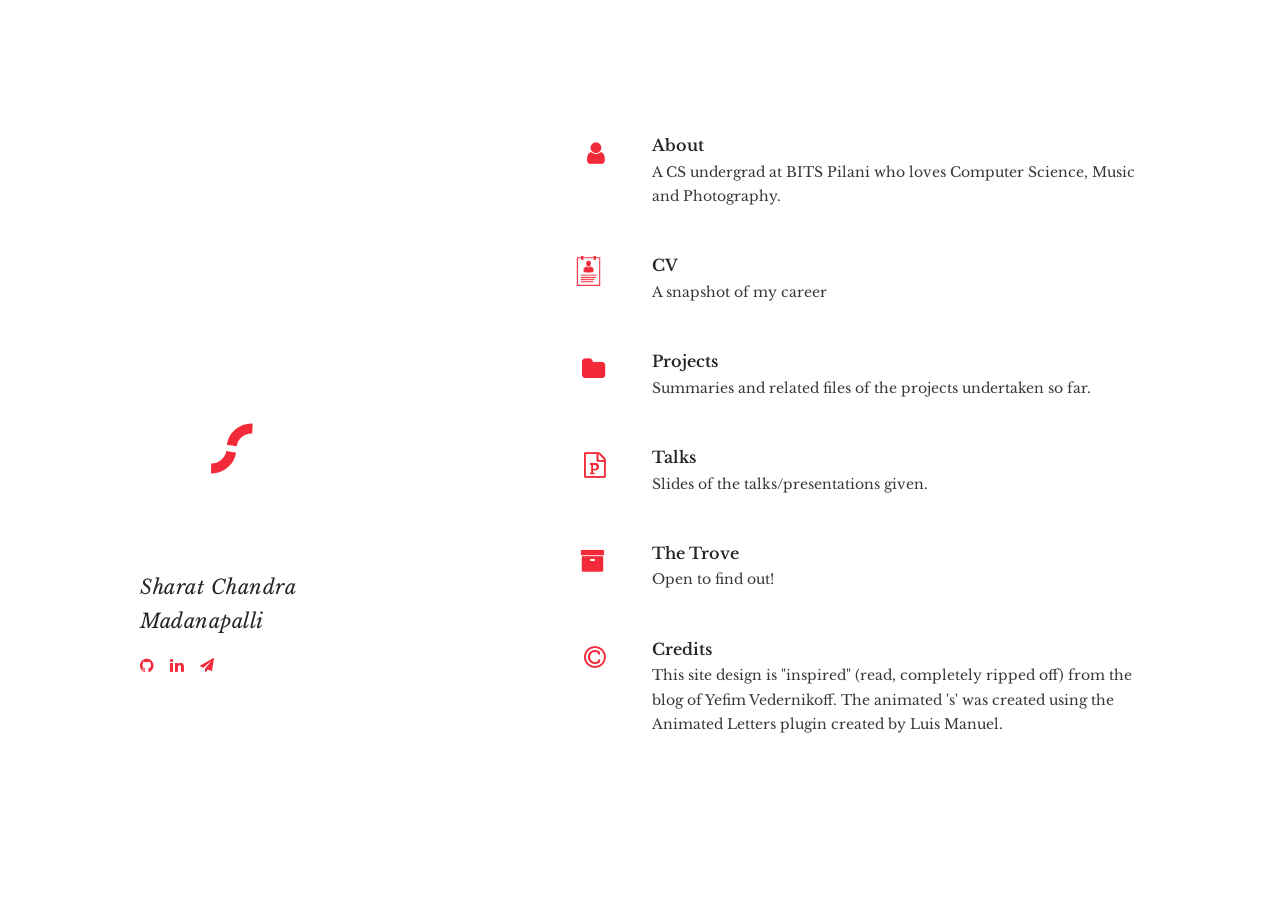
<file: index.html>
<!DOCTYPE html>
<html lang=en">
  <head>
  <!-- Global site tag (gtag.js) - Google Analytics -->
<script async src="https://www.googletagmanager.com/gtag/js?id=UA-112183152-1"></script>
<script>
  window.dataLayer = window.dataLayer || [];
  function gtag(){dataLayer.push(arguments);}
  gtag('js', new Date());

  gtag('config', 'UA-112183152-1');
</script>
              
  <meta charset="utf-8">
  <meta http-equiv="X-UA-Compatible" content="IE=edge">
  <meta name="viewport" content="width=device-width, initial-scale=1">
  <meta name="description" content="A collection of the things I deem important in my life">
  <meta name="author" content="Sharat Chandra Madanapalli">
  <title>Sharat Chandra Madanapalli</title>


  <meta property="og:title" content="The Trove of Tushant Mittal">
  <meta property="og:description" content="A collection of the things I deem important in my life">
  <meta property="og:url" content="">
  
  <meta property="og:type" content="website">
  <meta name="twitter:site" content="@mittaltushant">
  

  <link rel="icon" type="image/png" href="/favicon-32x32.png" sizes="32x32">
  <link rel="icon" type="image/png" href="/favicon-16x16.png" sizes="16x16">

  <link rel="canonical" href="https://sharat910.github.io/">
  <link href="https://maxcdn.bootstrapcdn.com/font-awesome/4.7.0/css/font-awesome.min.css" rel="stylesheet">
  <link href="https://fonts.googleapis.com/css?family=Inconsolata:400,700|Libre+Baskerville:400,400i,700" rel="stylesheet">
  <link rel="stylesheet" href="tushant.css">

  <script src="js/segment.min.js"></script>
  <script src="js/d3-ease.v0.6.js"></script>
  <script src="js/letters.js"></script>

</head>

  <body>
    
<div class="wrapper">
       
         <header>

  <div class="logo logo-closer-to-top-on-mobile">
       <div class="s">s</div> 
      
    
    <div class="under under-large">
      <h1><em>Sharat Chandra Madanapalli</em></h1>
      <div class="social">
        <a class="accent" href="https://github.com/sharat910"><i class="fa fa-github"></a></i>
        <a class="accent" href="https://www.linkedin.com/in/m-sharat-chandra"><i class="fa fa-linkedin"></a></i>
        <a class="accent make-mail-smaller" href="mailto:sharat910@gmail.com"><i class="fa fa-paper-plane"></a></i>
      </div>
  
  </div>
</header>
<main>
  <ul>
    
      <li>
        <a class="post" >
          <span class="accent icons"><i class="fa fa-user"></i></span>
          <div class="post-details">
            <h2>About</h2>
            <p class="excerpt">A CS undergrad at BITS Pilani who loves Computer Science, Music and Photography. </p>
          </div>
        </a>
      </li>

      <li>
        <a class="post" href="cv.pdf">
          <span class="accent icons">   <img src="images/resume.jpg" width="33px" height="30px"></img></span>
          <div class="post-details">
            <h2>CV</h2>
            <p class="excerpt">A snapshot of my career</p>
          </div>
        </a>
      </li>

       <li>
        <a class="post" href="projects.html">
          <span class="accent icons"><i class="fa fa-folder"></i></span>
          <div class="post-details">
            <h2>Projects</h2>
            <p class="excerpt">Summaries and related files of the projects undertaken so far.</p>
          </div>
        </a>
      </li>

    <li>
        <a class="post" href="talks.html">
          <span class="accent icons"><i class="fa fa-file-powerpoint-o"></i></span>
          <div class="post-details">
            <h2>Talks</h2>
            <p class="excerpt">Slides of the talks/presentations given.</p>
          </div>
        </a>
      </li>


      <li>
        <a class="post" href="trove.html">
          <span class="accent icons"><i class="fa fa-archive"></i></span>
          <div class="post-details">
            <h2>The Trove</h2>
            <p class="excerpt">Open to find out!</p>
          </div>
        </a>
      </li>
    

      <li>
        <a class="post" >
          <span class="accent icons"><i class="fa fa-copyright"></i></span>
          <div class="post-details">
            <h2>Credits</h2>
            <p class="excerpt">This site design is "inspired" (read, completely ripped off) from the blog of Yefim Vedernikoff. The animated 's' was created using the Animated Letters plugin created by Luis Manuel.  
            </p>
          </div>
        </a>
      </li>
    
  </ul>
</main>

    </div>
    <script src="js/t.js"></script>

  </body>
</html>
</file>
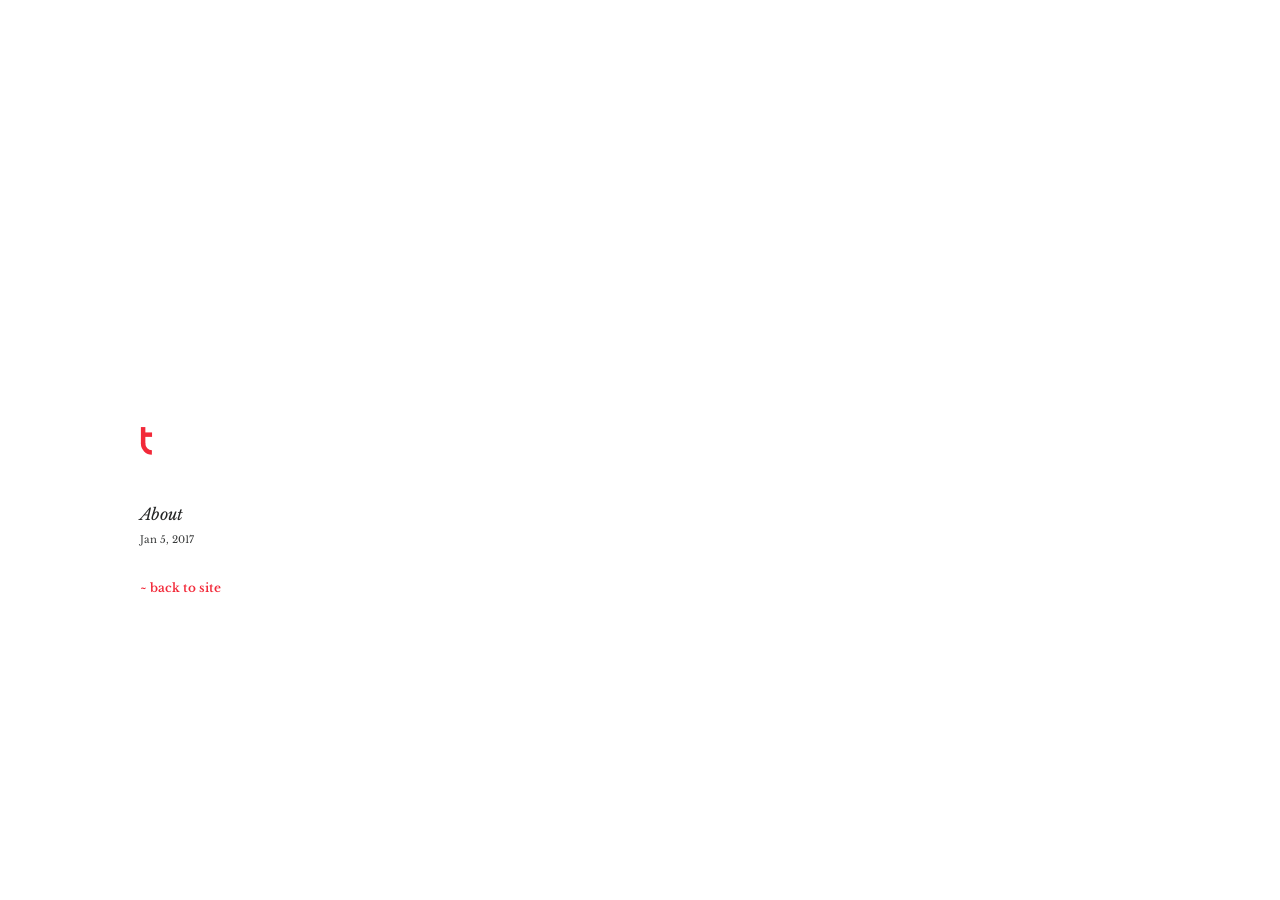
<file: about.html>
<!DOCTYPE html>
<html lang=en">
  <head>
              <!-- Global site tag (gtag.js) - Google Analytics -->
<script async src="https://www.googletagmanager.com/gtag/js?id=UA-112183152-1"></script>
<script>
  window.dataLayer = window.dataLayer || [];
  function gtag(){dataLayer.push(arguments);}
  gtag('js', new Date());

  gtag('config', 'UA-112183152-1');
</script>
  <meta charset="utf-8">
  <meta http-equiv="X-UA-Compatible" content="IE=edge">
  <meta name="viewport" content="width=device-width, initial-scale=1">
  <meta name="description" content="A lot of people (nearly 7 and a half billion in fact) don’t know this, but I was born as Dmitriy Ilyich Vedernikov. Dmitriy is a common Russian name, fitting...">
  <meta name="author" content="Yefim Vedernikoff">
  <title>What&#39;s in a name?</title>


  <meta property="og:title" content="What&#39;s in a name?">
  <meta property="og:description" content="A lot of people (nearly 7 and a half billion in fact) don’t know this, but I was born as Dmitriy Ilyich Vedernikov. Dmitriy is a common Russian name, fitting...">
  <meta property="og:url" content="https://yef.im/2017/01/05/whats-in-a-name.html">
  
    <meta property="og:type" content="article">
  

  
    <meta property="article:published_time" content="2017-01-05T00:00:00+00:00">
  

  
    <meta name="twitter:site" content="@yefim">
  

  <link rel="icon" type="image/png" href="/favicon-32x32.png" sizes="32x32">
  <link rel="icon" type="image/png" href="/favicon-16x16.png" sizes="16x16">

  <link rel="canonical" href="books.html">
  <link href="https://maxcdn.bootstrapcdn.com/font-awesome/4.7.0/css/font-awesome.min.css" rel="stylesheet">
  <link href="https://fonts.googleapis.com/css?family=Inconsolata:400,700|Libre+Baskerville:400,400i,700" rel="stylesheet">
  <link rel="stylesheet" href="tushant.css">


</head>

  <body>
    <div class="wrapper">
      <header>
  <div class="logo">
    <svg aria-hidden="true" role="img" width="46" height="61" viewBox="0 0 103 136" cwidth="46" height="61" viewBox="0 0 103 136"lass="letter letter-t letter-1" style="opacity: 1; transition: opacity 1s;"><path d="m 27 57 m 0 -20 a 20 20 0 1 1 0 40 a 20 20 0 1 1 0 -40" stroke-width="10" stroke-linecap="butt" stroke="#F22939" fill="none" style="stroke-dashoffset: 251.363; stroke-dasharray: 125.681, 188.522, 32.4204;"></path><path d="m 7 0 l 0 114" stroke-width="10" stroke-linecap="butt" stroke="#F22939" fill="none" style="stroke-dashoffset: 228; stroke-dasharray: 114, 134, 37;"></path><path d="m 0 37 l 54 0" stroke-width="10" stroke-linecap="butt" stroke="#F22939" fill="none" style="stroke-dashoffset: 108; stroke-dasharray: 54, 61, 20;"></path></svg>
    <div class="under under-small">
      <h2 itemprop="name headline"><em>About</em></h2>
      <p class="date"><time datetime="2017-01-05T00:00:00+00:00" itemprop="datePublished">Jan 5, 2017</time></p>
      <a class="back accent" href="/">~ back to site</a>
    </div>
  </div>
  <hr />
</header>
<main>
  <article itemprop="articleBody">
 

  </article>
</main>

    </div>
        <script src="js/t.js"></script>

  </body>
</html>
</file>
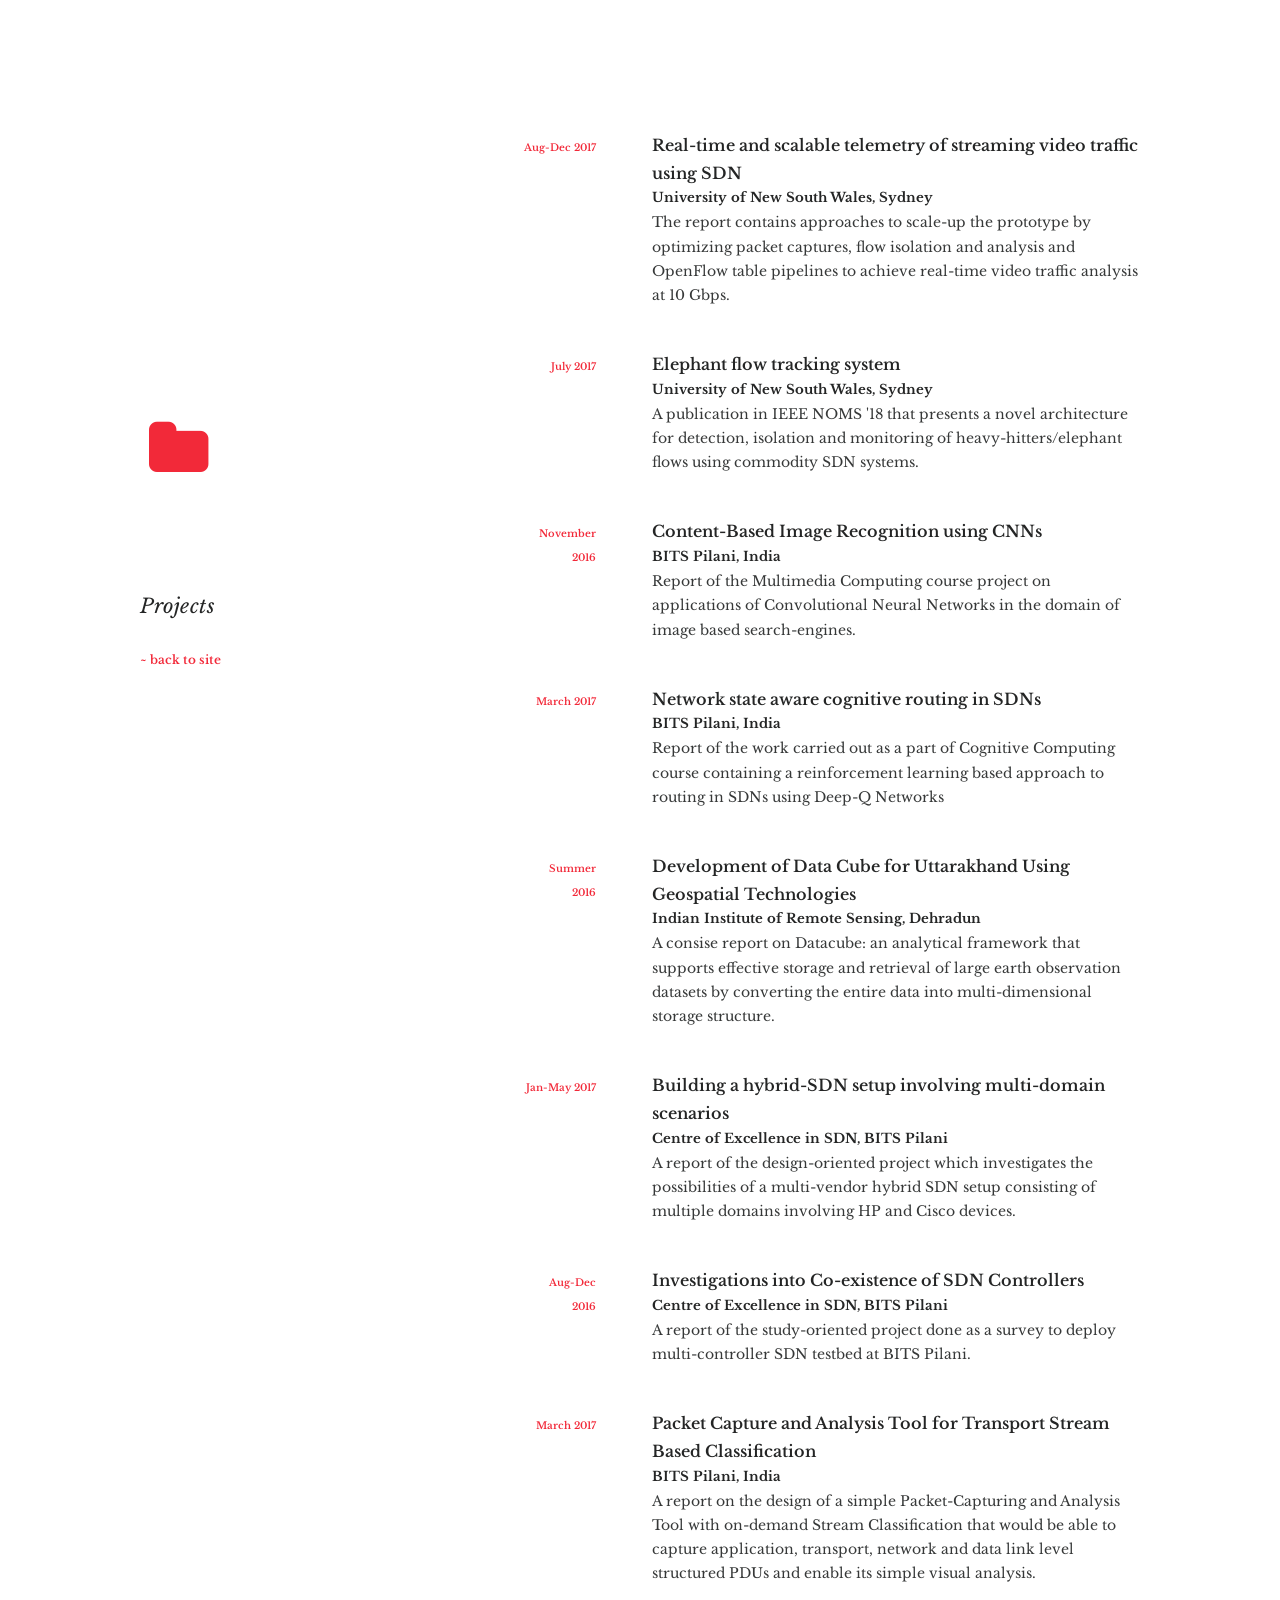
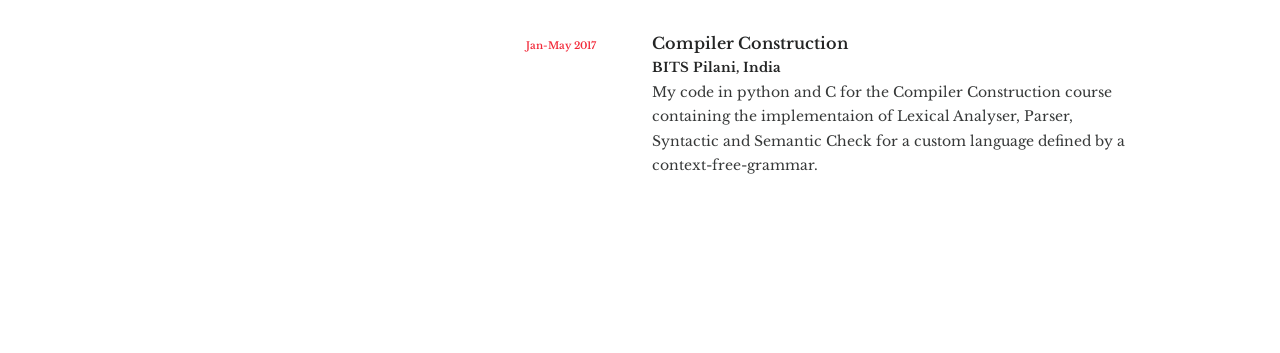
<file: projects.html>
<!DOCTYPE html>
<html lang=en">
  <head>
              <!-- Global site tag (gtag.js) - Google Analytics -->
<script async src="https://www.googletagmanager.com/gtag/js?id=UA-112183152-1"></script>
<script>
  window.dataLayer = window.dataLayer || [];
  function gtag(){dataLayer.push(arguments);}
  gtag('js', new Date());

  gtag('config', 'UA-112183152-1');
</script>
                                                                              
  <meta charset="utf-8">
  <meta http-equiv="X-UA-Compatible" content="IE=edge">
  <meta name="viewport" content="width=device-width, initial-scale=1">
  <meta name="description" content="">
  <meta name="author" content="M Sharat Chandra">
  <title>Projects - M Sharat Chandra</title>


  <meta property="og:title" content="What&#39;s in a name?">
  <meta property="og:description" content="">
  <meta property="og:url" content="https://sharat910.github.io/projects.html">
  
    <meta property="og:type" content="article">
  

  
    <meta property="article:published_time" content="2017-01-05T00:00:00+00:00">
  

  
    <meta name="twitter:site" content="@sharat910">
  

  <link rel="icon" type="image/png" href="/favicon-32x32.png" sizes="32x32">
  <link rel="icon" type="image/png" href="/favicon-16x16.png" sizes="16x16">

  <link rel="canonical" href="projects.html">
  <link href="https://maxcdn.bootstrapcdn.com/font-awesome/4.7.0/css/font-awesome.min.css" rel="stylesheet">
  <link href="https://fonts.googleapis.com/css?family=Inconsolata:400,700|Libre+Baskerville:400,400i,700" rel="stylesheet">
  <link rel="stylesheet" href="tushant.css">


</head>

  <body>
    <div class="wrapper">
      <header>
  <div class="logo logo-closer-to-top-on-mobile"">
    <span class="accent icons-large"><i class="fa fa-folder"></i></span>
    <div class="under under-large">
      <h1 itemprop="name headline"><em>Projects</em></h1>
      <a class="back accent" href="/">~ back to site</a>
    </div>
  </div>
  <hr />
</header>
<main>
<ul>


   <li>
        <a class="post" href="projects/thesis.pdf">
          <span class="accent fixed-date">Aug-Dec 2017</span>
          <div class="post-details">
            <h2>Real-time and scalable telemetry of streaming video traffic using SDN</h2>
            <h5>University of New South Wales, Sydney</h5>
            <p class="excerpt">The report contains approaches to scale-up the prototype by optimizing packet captures, flow isolation and analysis and OpenFlow table pipelines to achieve real-time video traffic analysis at 10 Gbps.</p>
          </div>
        </a>
      </li>

  <li>
        <a class="post" href="projects/noms.pdf">
          <span class="accent fixed-date">July  2017</span>
          <div class="post-details">
            <h2>Elephant flow tracking system</h2>
            <h5>University of New South Wales, Sydney</h5>
            <p class="excerpt">A publication in IEEE NOMS '18 that presents a novel architecture for detection, isolation and monitoring of heavy-hitters/elephant flows using commodity SDN systems.</p>
          </div>
        </a>
      </li>

    <li>
        <a class="post" href="projects/cbir_cnn.pdf">
          <span class="accent fixed-date">November  2016</span>
          <div class="post-details">
            <h2>Content-Based Image Recognition using CNNs</h2>
            <h5>BITS Pilani, India</h5>
            <p class="excerpt"> Report of the Multimedia Computing course project on applications of Convolutional Neural Networks in the domain of image based search-engines. </p>
          </div>
        </a>
      </li>

      <li>
        <a class="post" href="projects/cognitive.pdf">
          <span class="accent fixed-date">March 2017</span>
          <div class="post-details">
            <h2>Network state aware cognitive routing in SDNs</h2>
            <h5>BITS Pilani, India</h5>
            <p class="excerpt">Report of the work carried out as a part of Cognitive Computing course containing a reinforcement learning based approach to routing in SDNs using Deep-Q Networks</p>
          </div>
        </a>
      </li>

      <li>
        <a class="post" href="projects/datacube.pdf">
          <span class="accent fixed-date">Summer 2016</span>
          <div class="post-details">
            <h2>Development of Data Cube for Uttarakhand Using Geospatial Technologies</h2>
            <h5>Indian Institute of Remote Sensing, Dehradun</h5>
            <p class="excerpt">A consise report on Datacube: an analytical framework that supports effective storage and retrieval of large earth observation datasets by converting the entire data into multi-dimensional storage structure.</p>
          </div>
        </a>
      </li>

      <li>
        <a class="post" href="projects/hybrid_sdn.pdf">
          <span class="accent fixed-date">Jan-May 2017</span>
          <div class="post-details">
            <h2>Building a hybrid-SDN setup involving multi-domain scenarios </h2>
            <h5>Centre of Excellence in SDN, BITS Pilani</h5>
            <p class="excerpt"> A report of the design-oriented project which investigates the possibilities of a multi-vendor hybrid SDN setup consisting of multiple domains involving HP and Cisco devices.</p>
          </div>
        </a>
      </li>

      <li>
        <a class="post" href="projects/coexistence.pdf">
          <span class="accent fixed-date">Aug-Dec 2016</span>
          <div class="post-details">
            <h2>Investigations into Co-existence of SDN Controllers</h2>
            <h5>Centre of Excellence in SDN, BITS Pilani</h5>
            <p class="excerpt">A report of the study-oriented project done as a survey to deploy multi-controller SDN testbed at BITS Pilani.</p>
          </div>
        </a>
      </li>

      <li>
        <a class="post" href="projects/packet.pdf">
          <span class="accent fixed-date">March 2017</span>
          <div class="post-details">
            <h2>Packet Capture and Analysis Tool for Transport Stream Based Classification</h2>
            <h5>BITS Pilani, India</h5>
            <p class="excerpt">A report on the design of a simple Packet-Capturing and Analysis Tool with on-demand Stream Classification that would be able to capture application, transport, network and data link level structured PDUs and enable its simple visual analysis.</p>
          </div>
        </a>
      </li>
      
        
      <li>
        <a class="post" href="https://github.com/sharat910/Compiler-Construction">
          <span class="accent fixed-date">Jan-May 2017</span>
          <div class="post-details">
            <h2>Compiler Construction</h2>
            <h5>BITS Pilani, India</h5>
            <p class="excerpt"> My code in python and C for the Compiler Construction course containing the implementaion of Lexical Analyser, Parser, Syntactic and Semantic Check for a custom language defined by a context-free-grammar.</p>
          </div>
        </a>
      </li>

      
      
    
    
    
  </ul>
</main>

    </div>
        <script src="js/t.js"></script>

  </body>
</html>
</file>
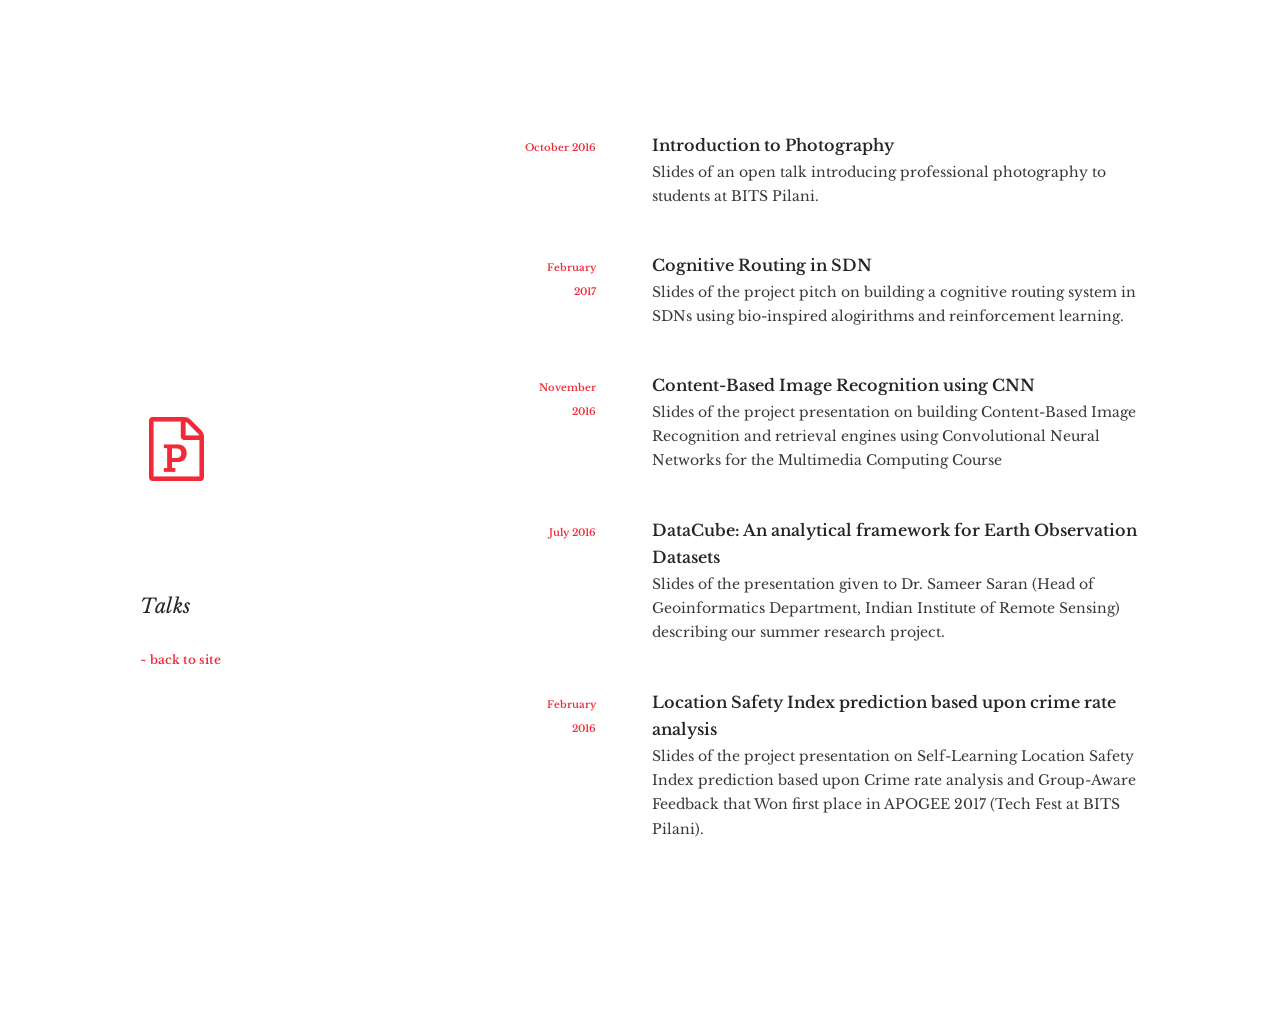
<file: talks.html>
<!DOCTYPE html>
<html lang=en">
  <head>
	      <!-- Global site tag (gtag.js) - Google Analytics -->
<script async src="https://www.googletagmanager.com/gtag/js?id=UA-112183152-1"></script>
<script>
  window.dataLayer = window.dataLayer || [];
  function gtag(){dataLayer.push(arguments);}
  gtag('js', new Date());

  gtag('config', 'UA-112183152-1');
</script>
									      
  <meta charset="utf-8">
  <meta http-equiv="X-UA-Compatible" content="IE=edge">
  <meta name="viewport" content="width=device-width, initial-scale=1">
  <meta name="description" content="">
  <meta name="author" content="M Sharat Chandra">
  <title>Talks - M Sharat Chandra</title>


  <meta property="og:title" content="What&#39;s in a name?">
  <meta property="og:description" content="">
  <meta property="og:url" content="https://sharat910.github.io/talks.html">
  
    <meta property="og:type" content="article">
  

  
    <meta property="article:published_time" content="2017-01-05T00:00:00+00:00">
  

  
    <meta name="twitter:site" content="@sharat910">
  

  <link rel="icon" type="image/png" href="/favicon-32x32.png" sizes="32x32">
  <link rel="icon" type="image/png" href="/favicon-16x16.png" sizes="16x16">

  <link rel="canonical" href="projects.html">
  <link href="https://maxcdn.bootstrapcdn.com/font-awesome/4.7.0/css/font-awesome.min.css" rel="stylesheet">
  <link href="https://fonts.googleapis.com/css?family=Inconsolata:400,700|Libre+Baskerville:400,400i,700" rel="stylesheet">
  <link rel="stylesheet" href="tushant.css">


</head>

  <body>
    <div class="wrapper">
      <header>
  <div class="logo logo-closer-to-top-on-mobile"">
    <span class="accent icons-large"><i class="fa fa-file-powerpoint-o"></i></span>
    <div class="under under-large">
      <h1 itemprop="name headline"><em>Talks</em></h1>
      <a class="back accent" href="/">~ back to site</a>
    </div>
  </div>
  <hr />
</header>
<main>
<ul>
	

      <li>
        <a class="post" href="talks/photo.pdf">
          <span class="accent fixed-date">October 2016</span>
          <div class="post-details">
            <h2>Introduction to Photography</h2>
            <p class="excerpt">Slides of an open talk introducing professional photography to students at BITS Pilani.</p>
          </div>
        </a>
      </li>
	
	<li>
        <a class="post" href="talks/sdn_cog_routing.pdf">
          <span class="accent fixed-date">February 2017</span>
          <div class="post-details">
            <h2>Cognitive Routing in SDN</h2>
            <p class="excerpt"> Slides of the project pitch on building a cognitive routing system in SDNs using bio-inspired alogirithms and reinforcement learning.</p>
          </div>
        </a>
      </li>

      <li>
        <a class="post" href="talks/cbir.pdf">
          <span class="accent fixed-date">November 2016</span>
          <div class="post-details">
            <h2>Content-Based Image Recognition using CNN</h2>
            <p class="excerpt"> Slides of the project presentation on building Content-Based Image Recognition and retrieval engines using Convolutional Neural Networks for the Multimedia Computing Course</p>
          </div>
        </a>
      </li>
	
	
      
	
      <li>
        <a class="post" href="talks/datacube.pdf">
          <span class="accent fixed-date">July 2016</span>
          <div class="post-details">
            <h2>DataCube: An analytical framework for Earth Observation Datasets</h2>
            <p class="excerpt"> Slides of the presentation given to Dr. Sameer Saran (Head of Geoinformatics Department, Indian Institute of Remote Sensing) describing our summer research project.</p>
          </div>
        </a>
      </li>
      
        <li>
        <a class="post" href="talks/safe_route.pdf">
          <span class="accent fixed-date">February 2016</span>
          <div class="post-details">
            <h2>Location Safety Index prediction based upon crime rate analysis</h2>
            <p class="excerpt"> Slides of the project presentation on Self-Learning Location Safety Index prediction based upon Crime rate analysis and Group-Aware Feedback that Won first place in APOGEE 2017 (Tech Fest at BITS Pilani).</p>
          </div>
        </a>
      </li>
    
  </ul>
</main>

    </div>
        <script src="js/t.js"></script>

  </body>
</html>
</file>
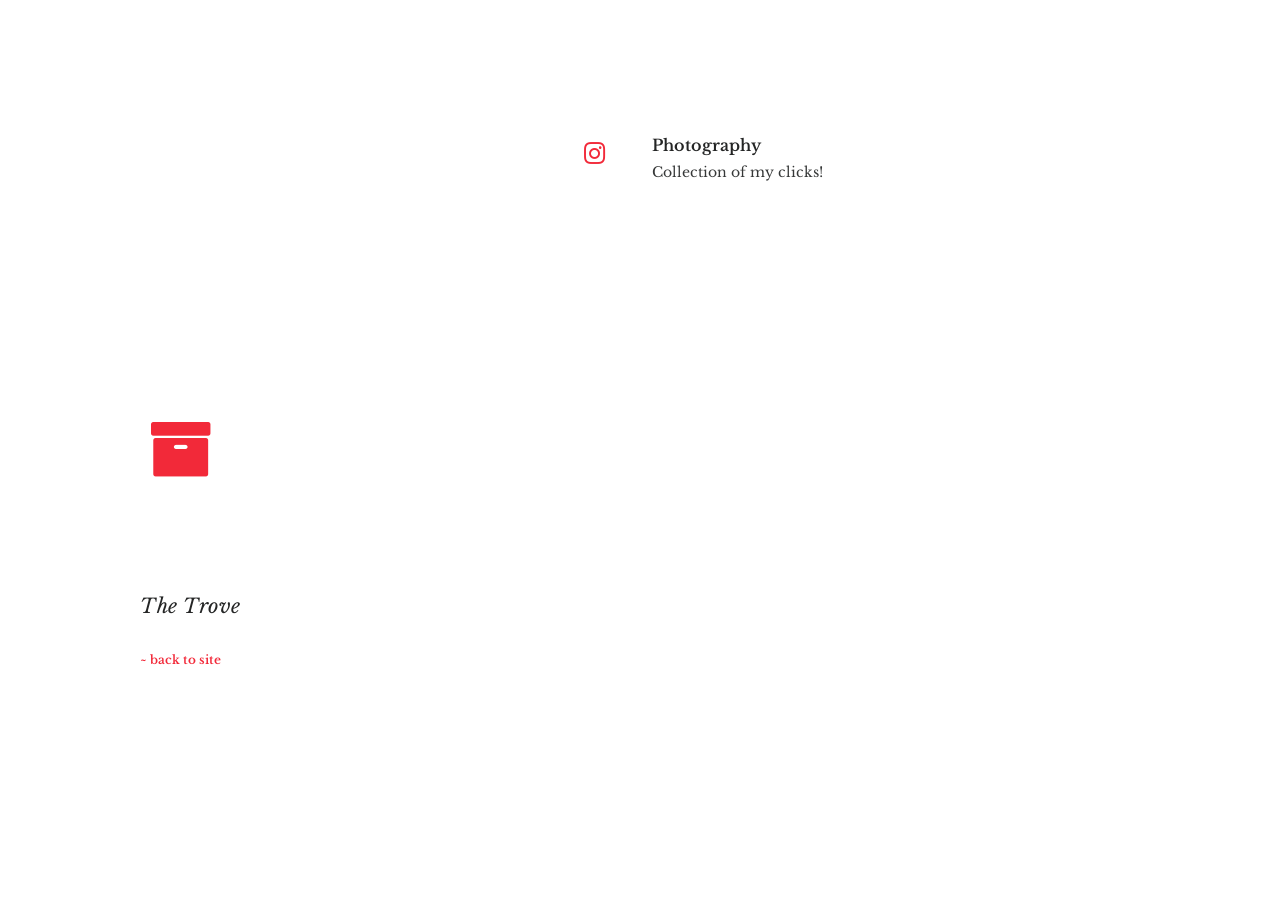
<file: trove.html>
<!DOCTYPE html>
<html lang=en">
  <head>
              <!-- Global site tag (gtag.js) - Google Analytics -->
<script async src="https://www.googletagmanager.com/gtag/js?id=UA-112183152-1"></script>
<script>
  window.dataLayer = window.dataLayer || [];
  function gtag(){dataLayer.push(arguments);}
  gtag('js', new Date());

  gtag('config', 'UA-112183152-1');
</script>
                                                                              
  <meta charset="utf-8">
  <meta http-equiv="X-UA-Compatible" content="IE=edge">
  <meta name="viewport" content="width=device-width, initial-scale=1">
  <meta name="description" content="">
  <meta name="author" content="M Sharat Chandra">
  <title>Trove - M Sharat Chandra</title>


  <meta property="og:title" content="Trove">
  <meta property="og:description" content="">
  <meta property="og:url" content="https://sharat910.github.io/trove.html">
  
    <meta property="og:type" content="article">
  

  
    <meta property="article:published_time" content="2017-01-05T00:00:00+00:00">
  

  
    <meta name="twitter:site" content="@sharat910">
  

  <link rel="icon" type="image/png" href="/favicon-32x32.png" sizes="32x32">
  <link rel="icon" type="image/png" href="/favicon-16x16.png" sizes="16x16">

  <link rel="canonical" href="trove.html">
  <link href="https://maxcdn.bootstrapcdn.com/font-awesome/4.7.0/css/font-awesome.min.css" rel="stylesheet">
  <link href="https://fonts.googleapis.com/css?family=Inconsolata:400,700|Libre+Baskerville:400,400i,700" rel="stylesheet">
  <link rel="stylesheet" href="tushant.css">


</head>

  <body>
    <div class="wrapper">
      <header>
  
    <div class="logo logo-closer-to-top-on-mobile"">
    <span class="accent icons-large"><i class="fa fa-archive"></i></span>
    <div class="under under-large">
      <h1 itemprop="name headline"><em>The Trove</em></h1>
      <a class="back accent" href="/">~ back to site</a>
    </div>

  </div>
  <hr />
</header>
<main>
<ul>
    
      <!-- <li>
        <a class="post" href="https://www.youtube.com/user/mittaltushant/playlists">
          <span class="accent icons"><i class="fa fa-music"></i></span>
          <div class="post-details">
            <h2>Music</h2>
            <p class="excerpt"> I love Indian Classical Music and spend hours listening to this magnificent artform . 
            I also like other genres such as Folk, Metal etc. Here is a link to the youtube playlists that I have very lovingly created.  </p>
          </div>
        </a>
      </li> -->
    
    
      <li>
        <a class="post" href="https://www.instagram.com/sharat910">
          <span class="accent icons"><i class="fa fa-instagram"></i></span>
          <div class="post-details">
            <h2>Photography</h2>
            <p class="excerpt"> Collection of my clicks!</p>
          </div>
        </a>
      </li>

       <!-- <li>
        <a class="post" href="http://www.imdb.com/user/ur59033739/ratings">
          <span class="accent icons"><i class="fa fa-video-camera"></i></span>
          <div class="post-details">
            <h2>Movies</h2>
            <p class="excerpt">An IMDb link to a list of the (few) movies I have seen and their ratings. </p>
          </div>
        </a>
      </li> -->

       <!-- <li>
        <a class="post" href="links.html">
          <span class="accent icons"><i class="fa fa-feed"></i></span>
          <div class="post-details">
            <h2>Links/Feeds</h2>
            <p class="excerpt"></p>
          </div>
        </a>
      </li> -->

  </ul>
</main>

    </div>
        <script src="js/t.js"></script>

  </body>
</html>
</file>
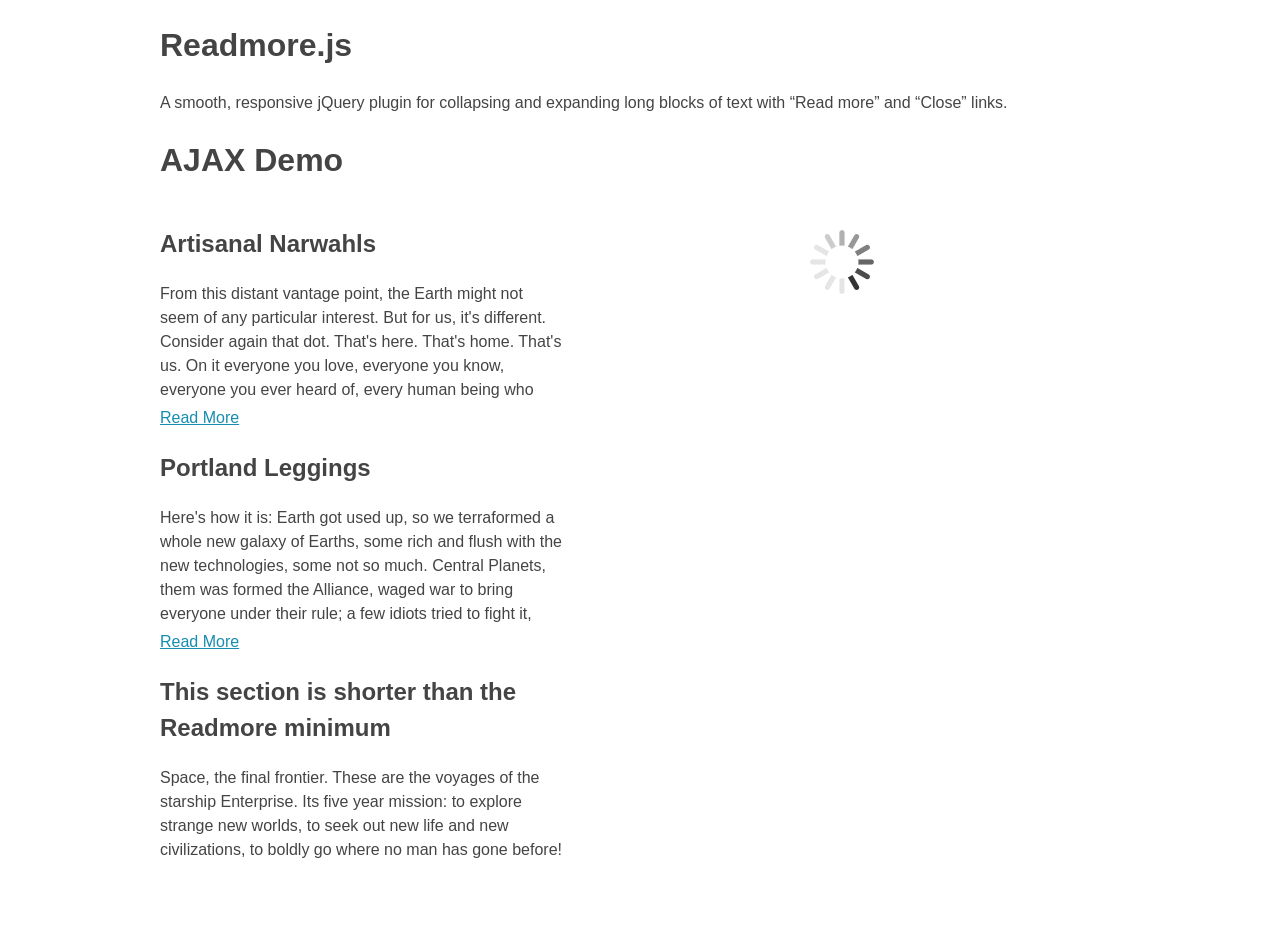
<file: node_modules/readmore-js/ajax-demo.html>
<!DOCTYPE html>

<html lang="en" class="no-js">
<head>
  <meta charset="utf-8">
  <meta http-equiv="X-UA-Compatible" content="IE=edge,chrome=1">

  <title>Readmore.js: jQuery plugin for long blocks of text</title>
  <meta name="description" content="A smooth, lightweight jQuery plugin for collapsing and expanding long blocks of text with &#8220;Read more&#8221; and &#8220;Close&#8221; links.">
  <meta name="author" content="Jed Foster">

  <meta name="viewport" content="width=device-width, initial-scale=1.0">

  <!--[if lt IE 9]>
    <script src="//cdnjs.cloudflare.com/ajax/libs/html5shiv/3.7/html5shiv.min.js"></script>
  <![endif]-->

  <style media="screen">
    body { font: 16px/1.5 "Helvetica Neue", Arial, Helvetica, sans-serif; color: #444; }
    code { color: #777; font-family: "Source Code Pro", "Menlo", "Courier New", monospace;}
    a { color: #178DB1; }
    .container { margin: 0 auto; max-width: 960px; }
    #info + .readmore-js-toggle { padding-bottom: 1.5em; border-bottom: 1px solid #999; font-weight: bold;}
    #demo, #ajax { width: 42%; float: left; padding: 0 8% 3em 0; }
  #ajax { padding-right: 0; }
  #ajax.loading { min-height: 64px; background: url([data-uri]) no-repeat center center;}
  </style>
</head>

<body>

  <div class="container">
    <header>
      <h1>Readmore.js</h1>

      <p>A smooth, responsive jQuery plugin for collapsing and expanding long blocks of text with &#8220;Read more&#8221; and &#8220;Close&#8221; links.</p>
    </header>

    <h1>AJAX Demo</h1>

    <section id="demo">

      <article>
        <h2>Artisanal Narwahls</h2>

        <p>From this distant vantage point, the Earth might not seem of any particular interest. But for us, it's different. Consider again that dot. That's here. That's home. That's us. On it everyone you love, everyone you know, everyone you ever heard of, every human being who ever was, lived out their lives. The aggregate of our joy and suffering, thousands of confident religions, ideologies, and economic doctrines, every hunter and forager, every hero and coward, every creator and destroyer of civilization, every king and peasant, every young couple in love, every mother and father, hopeful child, inventor and explorer, every teacher of morals, every corrupt politician, every "superstar," every "supreme leader," every saint and sinner in the history of our species lived there – on a mote of dust suspended in a sunbeam.</p>

        <p>Space, the final frontier. These are the voyages of the starship Enterprise. Its five year mission: to explore strange new worlds, to seek out new life and new civilizations, to boldly go where no man has gone before!</p>

        <p>Here's how it is: Earth got used up, so we terraformed a whole new galaxy of Earths, some rich and flush with the new technologies, some not so much. Central Planets, them was formed the Alliance, waged war to bring everyone under their rule; a few idiots tried to fight it, among them myself. I'm Malcolm Reynolds, captain of Serenity. Got a good crew: fighters, pilot, mechanic. We even picked up a preacher, and a bona fide companion. There's a doctor, too, took his genius sister out of some Alliance camp, so they're keeping a low profile. You got a job, we can do it, don't much care what it is.</p>

        <p>Space, the final frontier. These are the voyages of the starship Enterprise. Its five year mission: to explore strange new worlds, to seek out new life and new civilizations, to boldly go where no man has gone before!</p>
      </article>

      <article>
        <h2>Portland Leggings</h2>

        <p>Here's how it is: Earth got used up, so we terraformed a whole new galaxy of Earths, some rich and flush with the new technologies, some not so much. Central Planets, them was formed the Alliance, waged war to bring everyone under their rule; a few idiots tried to fight it, among them myself. I'm Malcolm Reynolds, captain of Serenity. Got a good crew: fighters, pilot, mechanic. We even picked up a preacher, and a bona fide companion. There's a doctor, too, took his genius sister out of some Alliance camp, so they're keeping a low profile. You got a job, we can do it, don't much care what it is.</p>

        <p>I am Duncan Macleod, born 400 years ago in the Highlands of Scotland. I am Immortal, and I am not alone. For centuries, we have waited for the time of the Gathering when the stroke of a sword and the fall of a head will release the power of the Quickening. In the end, there can be only one.</p>

        <p>From this distant vantage point, the Earth might not seem of any particular interest. But for us, it's different. Consider again that dot. That's here. That's home. That's us. On it everyone you love, everyone you know, everyone you ever heard of, every human being who ever was, lived out their lives. The aggregate of our joy and suffering, thousands of confident religions, ideologies, and economic doctrines, every hunter and forager, every hero and coward, every creator and destroyer of civilization, every king and peasant, every young couple in love, every mother and father, hopeful child, inventor and explorer, every teacher of morals, every corrupt politician, every "superstar," every "supreme leader," every saint and sinner in the history of our species lived there – on a mote of dust suspended in a sunbeam.</p>

        <p>Space, the final frontier. These are the voyages of the starship Enterprise. Its five year mission: to explore strange new worlds, to seek out new life and new civilizations, to boldly go where no man has gone before!</p>
      </article>

      <article>
        <h2>This section is shorter than the Readmore minimum</h2>

        <p>Space, the final frontier. These are the voyages of the starship Enterprise. Its five year mission: to explore strange new worlds, to seek out new life and new civilizations, to boldly go where no man has gone before!</p>
      </article>
    </section>

    <section id="ajax" class="loading"></section>
  </div>

  <script src="http://ajax.googleapis.com/ajax/libs/jquery/2.1.3/jquery.min.js"></script>
  <script src="jquery.mockjax.js"></script>

  <script src="readmore.js"></script>

  <script>
    $('article').readmore({speed: 500});

    var blog = {
      'articles': [
        {
          title: 'Post One',
          body: "<p>From this distant vantage point, the Earth might not seem of any particular interest. But for us, it's different. Consider again that dot. That's here. That's home. That's us. On it everyone you love, everyone you know, everyone you ever heard of, every human being who ever was, lived out their lives. The aggregate of our joy and suffering, thousands of confident religions, ideologies, and economic doctrines, every hunter and forager, every hero and coward, every creator and destroyer of civilization, every king and peasant, every young couple in love, every mother and father, hopeful child, inventor and explorer, every teacher of morals, every corrupt politician, every \"superstar,\" every \"supreme leader,\" every saint and sinner in the history of our species lived there – on a mote of dust suspended in a sunbeam.</p><p>Here's how it is: Earth got used up, so we terraformed a whole new galaxy of Earths, some rich and flush with the new technologies, some not so much. Central Planets, them was formed the Alliance, waged war to bring everyone under their rule; a few idiots tried to fight it, among them myself. I'm Malcolm Reynolds, captain of Serenity. Got a good crew: fighters, pilot, mechanic. We even picked up a preacher, and a bona fide companion. There's a doctor, too, took his genius sister out of some Alliance camp, so they're keeping a low profile. You got a job, we can do it, don't much care what it is.</p><p>Space, the final frontier. These are the voyages of the starship Enterprise. Its five year mission: to explore strange new worlds, to seek out new life and new civilizations, to boldly go where no man has gone before!</p><p>I am Duncan Macleod, born 400 years ago in the Highlands of Scotland. I am Immortal, and I am not alone. For centuries, we have waited for the time of the Gathering when the stroke of a sword and the fall of a head will release the power of the Quickening. In the end, there can be only one.</p>"
        },
        {
          title: 'Post Two',
          body: "<p>From this distant vantage point, the Earth might not seem of any particular interest. But for us, it's different. Consider again that dot. That's here. That's home. That's us. On it everyone you love, everyone you know, everyone you ever heard of, every human being who ever was, lived out their lives. The aggregate of our joy and suffering, thousands of confident religions, ideologies, and economic doctrines, every hunter and forager, every hero and coward, every creator and destroyer of civilization, every king and peasant, every young couple in love, every mother and father, hopeful child, inventor and explorer, every teacher of morals, every corrupt politician, every \"superstar,\" every \"supreme leader,\" every saint and sinner in the history of our species lived there – on a mote of dust suspended in a sunbeam.</p><p>Here's how it is: Earth got used up, so we terraformed a whole new galaxy of Earths, some rich and flush with the new technologies, some not so much. Central Planets, them was formed the Alliance, waged war to bring everyone under their rule; a few idiots tried to fight it, among them myself. I'm Malcolm Reynolds, captain of Serenity. Got a good crew: fighters, pilot, mechanic. We even picked up a preacher, and a bona fide companion. There's a doctor, too, took his genius sister out of some Alliance camp, so they're keeping a low profile. You got a job, we can do it, don't much care what it is.</p><p>Space, the final frontier. These are the voyages of the starship Enterprise. Its five year mission: to explore strange new worlds, to seek out new life and new civilizations, to boldly go where no man has gone before!</p><p>I am Duncan Macleod, born 400 years ago in the Highlands of Scotland. I am Immortal, and I am not alone. For centuries, we have waited for the time of the Gathering when the stroke of a sword and the fall of a head will release the power of the Quickening. In the end, there can be only one.</p>"
        },
        {
          title: 'Post Three',
          body: "<p>From this distant vantage point, the Earth might not seem of any particular interest. But for us, it's different. Consider again that dot. That's here. That's home. That's us. On it everyone you love, everyone you know, everyone you ever heard of, every human being who ever was, lived out their lives. The aggregate of our joy and suffering, thousands of confident religions, ideologies, and economic doctrines, every hunter and forager, every hero and coward, every creator and destroyer of civilization, every king and peasant, every young couple in love, every mother and father, hopeful child, inventor and explorer, every teacher of morals, every corrupt politician, every \"superstar,\" every \"supreme leader,\" every saint and sinner in the history of our species lived there – on a mote of dust suspended in a sunbeam.</p><p>Here's how it is: Earth got used up, so we terraformed a whole new galaxy of Earths, some rich and flush with the new technologies, some not so much. Central Planets, them was formed the Alliance, waged war to bring everyone under their rule; a few idiots tried to fight it, among them myself. I'm Malcolm Reynolds, captain of Serenity. Got a good crew: fighters, pilot, mechanic. We even picked up a preacher, and a bona fide companion. There's a doctor, too, took his genius sister out of some Alliance camp, so they're keeping a low profile. You got a job, we can do it, don't much care what it is.</p><p>Space, the final frontier. These are the voyages of the starship Enterprise. Its five year mission: to explore strange new worlds, to seek out new life and new civilizations, to boldly go where no man has gone before!</p><p>I am Duncan Macleod, born 400 years ago in the Highlands of Scotland. I am Immortal, and I am not alone. For centuries, we have waited for the time of the Gathering when the stroke of a sword and the fall of a head will release the power of the Quickening. In the end, there can be only one.</p>"
        }
      ]
    };

    $.mockjax({
      url: 'blog.json',
      responseText: blog,
      responseTime: 1500
    });

    $.ajax({
      url: 'blog.json',
      dataType: 'json',
      success: function(data) {
        var template = function(article) {
          return $('<article><h2>' + article.title + '</h2>' + article.body + '</article>');
        };

        $.each(data.articles, function(index, article) {
          $('#ajax').append(template(article));
        });

        $('#ajax').removeClass('loading');

        $('#ajax article').readmore({speed: 500});
      }
    });
  </script>
</body>
</html>
</file>
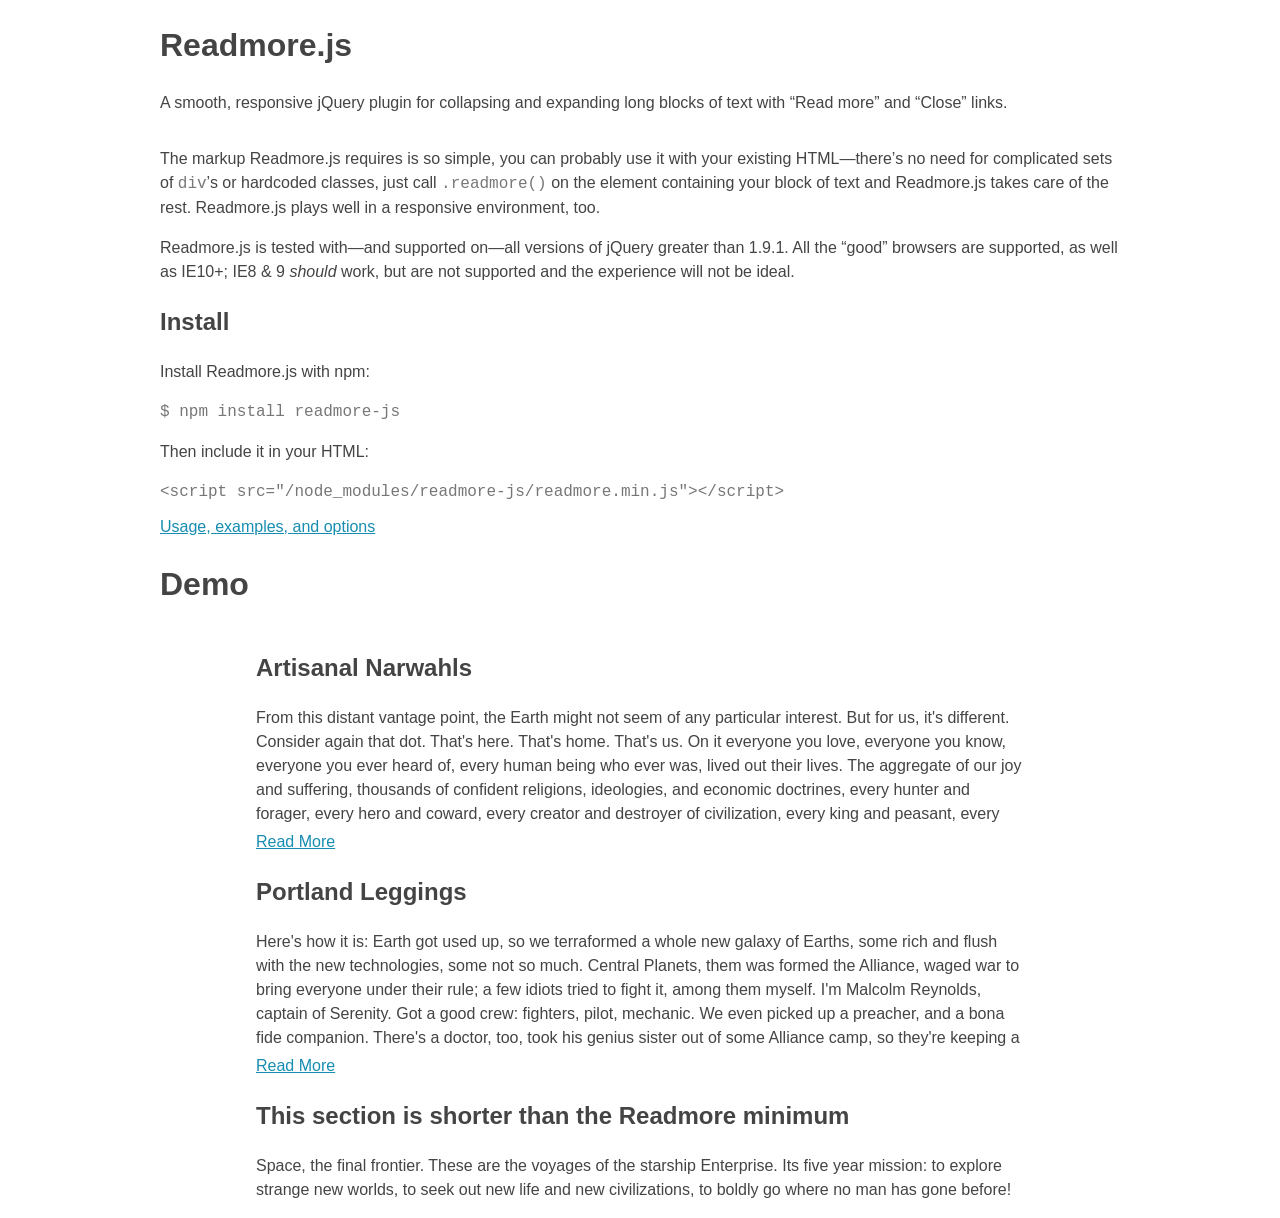
<file: node_modules/readmore-js/demo.html>
<!DOCTYPE html>

<html lang="en" class="no-js">
<head>
  <meta charset="utf-8">
  <meta http-equiv="X-UA-Compatible" content="IE=edge,chrome=1">

  <title>Readmore.js: jQuery plugin for long blocks of text</title>
  <meta name="description" content="A smooth, lightweight jQuery plugin for collapsing and expanding long blocks of text with &#8220;Read more&#8221; and &#8220;Close&#8221; links.">
  <meta name="author" content="Jed Foster">

  <meta name="viewport" content="width=device-width, initial-scale=1.0">

  <!--[if lt IE 9]>
    <script src="//cdnjs.cloudflare.com/ajax/libs/html5shiv/3.7/html5shiv.min.js"></script>
  <![endif]-->

  <style media="screen">
    body { font: 16px/1.5 "Helvetica Neue", Arial, Helvetica, sans-serif; color: #444; }
    code { color: #777; font-family: "Source Code Pro", "Menlo", "Courier New", monospace;}
    a { color: #178DB1; }
    .container { margin: 0 auto; max-width: 960px; }
    #info + .readmore-js-toggle { padding-bottom: 1.5em; border-bottom: 1px solid #999; font-weight: bold;}
    #demo { padding: 0 10%; }
  </style>
</head>

<body>

  <div class="container">
    <header>
      <h1>Readmore.js</h1>

      <p>A smooth, responsive jQuery plugin for collapsing and expanding long blocks of text with &#8220;Read more&#8221; and &#8220;Close&#8221; links.</p>
    </header>

    <section id="info">
      <p>The markup Readmore.js requires is so simple, you can probably use it with your existing HTML—there&#8217;s no need for complicated sets of <code>div</code>&#8217;s or hardcoded classes, just call <code>.readmore()</code> on the element containing your block of text and Readmore.js takes care of the rest. Readmore.js plays well in a responsive environment, too.</p>

      <p>Readmore.js is tested with—and supported on—all versions of jQuery greater than 1.9.1. All the &#8220;good&#8221; browsers are supported, as well as IE10+; IE8 &amp; 9 <em>should</em> work, but are not supported and the experience will not be ideal.</p>

      <h2 id="install">Install</h2>

      <p>Install Readmore.js with npm:</p>

      <pre><code>$ npm install readmore-js</code></pre>

      <p>Then include it in your HTML:</p>

      <pre><code class="html">&lt;script src=&quot;/node_modules/readmore-js/readmore.min.js&quot;&gt;&lt;/script&gt;</code></pre>

      <p>Or, using Webpack or Browserify:</p>

      <pre><code class="javascript">require('readmore-js');</code></pre>

      <h2 id="use">Use</h2>

      <pre><code class="javascript">$(&apos;article&apos;).readmore();</code></pre>

      <p>It&#8217;s that simple. You can change the speed of the animation, the height of the collapsed block, and the open and close elements.</p>

      <pre><code class="javascript">$(&apos;article&apos;).readmore({
  speed: 75,
  lessLink: &apos;&lt;a href=&quot;#&quot;&gt;Read less&lt;/a&gt;&apos;
});</code></pre>

      <h3 id="theoptions">The options:</h3>

      <ul>
        <li><code>speed: 100</code> in milliseconds</li>
        <li><code>collapsedHeight: 200</code> in pixels</li>
        <li><code>heightMargin: 16</code> in pixels, avoids collapsing blocks that are only slightly larger than <code>collapsedHeight</code></li>
        <li><code>moreLink: '&lt;a href=&quot;#&quot;&gt;Read more&lt;/a&gt;'</code></li>
        <li><code>lessLink: '&lt;a href=&quot;#&quot;&gt;Close&lt;/a&gt;'</code></li>
        <li><code>embedCSS: true</code> insert required CSS dynamically, set this to <code>false</code> if you include the necessary CSS in a stylesheet</li>
        <li><code>blockCSS: 'display: block; width: 100%;'</code> sets the styling of the blocks, ignored if <code>embedCSS</code> is <code>false</code></li>
        <li><code>startOpen: false</code> do not immediately truncate, start in the fully opened position</li>
        <li><code>beforeToggle: function() {}</code> called after a more or less link is clicked, but <em>before</em> the block is collapsed or expanded</li>
        <li><code>afterToggle: function() {}</code> called <em>after</em> the block is collapsed or expanded</li>
      </ul>

      <p>If the element has a <code>max-height</code> CSS property, Readmore.js will use that value rather than the value of the <code>collapsedHeight</code> option.</p>

      <h3 id="thecallbacks">The callbacks:</h3>

      <p>The callback functions, <code>beforeToggle</code> and <code>afterToggle</code>, both receive the same arguments: <code>trigger</code>, <code>element</code>, and <code>expanded</code>.</p>

      <ul>
        <li><code>trigger</code>: the &#8220;Read more&#8221; or &#8220;Close&#8221; element that was clicked</li>
        <li><code>element</code>: the block that is being collapsed or expanded</li>
        <li><code>expanded</code>: Boolean; <code>true</code> means the block is expanded</li>
      </ul>

      <h4 id="callbackexample">Callback example:</h4>

      <p>Here&#8217;s an example of how you could use the <code>afterToggle</code> callback to scroll back to the top of a block when the &#8220;Close&#8221; link is clicked.</p>

      <pre><code class="javascript">$(&apos;article&apos;).readmore({
  afterToggle: function(trigger, element, expanded) {
    if(! expanded) { // The &quot;Close&quot; link was clicked
      $(&apos;html, body&apos;).animate( { scrollTop: element.offset().top }, {duration: 100 } );
    }
  }
});</code></pre>

      <h3 id="removingreadmore">Removing Readmore:</h3>

      <p>You can remove the Readmore.js functionality like so:</p>

      <pre><code class="javascript">$(&apos;article&apos;).readmore(&apos;destroy&apos;);</code></pre>

      <p>Or, you can be more surgical by specifying a particular element:</p>

      <pre><code class="javascript">$(&apos;article:first&apos;).readmore(&apos;destroy&apos;);</code></pre>

      <h3 id="togglingblocksprogrammatically">Toggling blocks programmatically:</h3>

      <p>You can toggle a block from code:</p>

      <pre><code class="javascript">$(&apos;article:nth-of-type(3)&apos;).readmore(&apos;toggle&apos;);</code></pre>

      <h2 id="css">CSS:</h2>

      <p>Readmore.js is designed to use CSS for as much functionality as possible: collapsed height can be set in CSS with the <code>max-height</code> property; &#8220;collapsing&#8221; is achieved by setting <code>overflow: hidden</code> on the containing block and changing the <code>height</code> property; and, finally, the expanding/collapsing animation is done with CSS3 transitions.</p>

      <p>By default, Readmore.js inserts the following CSS, in addition to some transition-related rules:</p>

      <pre><code class="css">selector + [data-readmore-toggle], selector[data-readmore] {
  display: block;
  width: 100%;
}</code></pre>

      <p><em><code>selector</code> would be the element you invoked <code>readmore()</code> on, e.g.: <code>$('selector').readmore()</code></em></p>

      <p>You can override the base rules when you set up Readmore.js like so:</p>

      <pre><code class="javascript">$(&apos;article&apos;).readmore({blockCSS: &apos;display: inline-block; width: 50%;&apos;});</code></pre>

      <p>If you want to include the necessary styling in your site&#8217;s stylesheet, you can disable the dynamic embedding by setting <code>embedCSS</code> to <code>false</code>:</p>

      <pre><code class="javascript">$(&apos;article&apos;).readmore({embedCSS: false});</code></pre>

      <h3 id="mediaqueriesandothercsstricks">Media queries and other CSS tricks:</h3>

      <p>If you wanted to set a <code>maxHeight</code> based on lines, you could do so in CSS with something like:</p>

      <pre><code class="css">body {
  font: 16px/1.5 sans-serif;
}

/* Show only 4 lines in smaller screens */
article {
  max-height: 6em; /* (4 * 1.5 = 6) */
}</code></pre>

      <p>Then, with a media query you could change the number of lines shown, like so:</p>

      <pre><code class="css">/* Show 8 lines on larger screens */
@media screen and (min-width: 640px) {
  article {
    max-height: 12em;
  }
}</code></pre>

      <h2 id="contributing">Contributing</h2>

      <p>Pull requests are always welcome, but not all suggested features will get merged. Feel free to contact me if you have an idea for a feature.</p>

      <p>Pull requests should include the minified script and this readme and the demo HTML should be updated with descriptions of your new feature. </p>

      <p>You&#8217;ll need NPM:</p>

      <pre><code>$ npm install</code></pre>

      <p>Which will install the necessary development dependencies. Then, to build the minified script:</p>

      <pre><code>$ gulp compress</code></pre>
    </section>

    <h1>Demo</h1>

    <section id="demo">

      <article>
        <h2>Artisanal Narwahls</h2>

        <p>From this distant vantage point, the Earth might not seem of any particular interest. But for us, it's different. Consider again that dot. That's here. That's home. That's us. On it everyone you love, everyone you know, everyone you ever heard of, every human being who ever was, lived out their lives. The aggregate of our joy and suffering, thousands of confident religions, ideologies, and economic doctrines, every hunter and forager, every hero and coward, every creator and destroyer of civilization, every king and peasant, every young couple in love, every mother and father, hopeful child, inventor and explorer, every teacher of morals, every corrupt politician, every "superstar," every "supreme leader," every saint and sinner in the history of our species lived there – on a mote of dust suspended in a sunbeam.</p>

        <p>Space, the final frontier. These are the voyages of the starship Enterprise. Its five year mission: to explore strange new worlds, to seek out new life and new civilizations, to boldly go where no man has gone before!</p>

        <p>Here's how it is: Earth got used up, so we terraformed a whole new galaxy of Earths, some rich and flush with the new technologies, some not so much. Central Planets, them was formed the Alliance, waged war to bring everyone under their rule; a few idiots tried to fight it, among them myself. I'm Malcolm Reynolds, captain of Serenity. Got a good crew: fighters, pilot, mechanic. We even picked up a preacher, and a bona fide companion. There's a doctor, too, took his genius sister out of some Alliance camp, so they're keeping a low profile. You got a job, we can do it, don't much care what it is.</p>

        <p>Space, the final frontier. These are the voyages of the starship Enterprise. Its five year mission: to explore strange new worlds, to seek out new life and new civilizations, to boldly go where no man has gone before!</p>
      </article>

      <article>
        <h2>Portland Leggings</h2>

        <p>Here's how it is: Earth got used up, so we terraformed a whole new galaxy of Earths, some rich and flush with the new technologies, some not so much. Central Planets, them was formed the Alliance, waged war to bring everyone under their rule; a few idiots tried to fight it, among them myself. I'm Malcolm Reynolds, captain of Serenity. Got a good crew: fighters, pilot, mechanic. We even picked up a preacher, and a bona fide companion. There's a doctor, too, took his genius sister out of some Alliance camp, so they're keeping a low profile. You got a job, we can do it, don't much care what it is.</p>

        <p>I am Duncan Macleod, born 400 years ago in the Highlands of Scotland. I am Immortal, and I am not alone. For centuries, we have waited for the time of the Gathering when the stroke of a sword and the fall of a head will release the power of the Quickening. In the end, there can be only one.</p>

        <p>From this distant vantage point, the Earth might not seem of any particular interest. But for us, it's different. Consider again that dot. That's here. That's home. That's us. On it everyone you love, everyone you know, everyone you ever heard of, every human being who ever was, lived out their lives. The aggregate of our joy and suffering, thousands of confident religions, ideologies, and economic doctrines, every hunter and forager, every hero and coward, every creator and destroyer of civilization, every king and peasant, every young couple in love, every mother and father, hopeful child, inventor and explorer, every teacher of morals, every corrupt politician, every "superstar," every "supreme leader," every saint and sinner in the history of our species lived there – on a mote of dust suspended in a sunbeam.</p>

        <p>Space, the final frontier. These are the voyages of the starship Enterprise. Its five year mission: to explore strange new worlds, to seek out new life and new civilizations, to boldly go where no man has gone before!</p>
      </article>

      <article>
        <h2>This section is shorter than the Readmore minimum</h2>

        <p>Space, the final frontier. These are the voyages of the starship Enterprise. Its five year mission: to explore strange new worlds, to seek out new life and new civilizations, to boldly go where no man has gone before!</p>
      </article>
    </section>
  </div>

  <script src="http://ajax.googleapis.com/ajax/libs/jquery/2.1.3/jquery.min.js"></script>

  <script src="readmore.js"></script>

  <script>
    $('#info').readmore({
      moreLink: '<a href="#">Usage, examples, and options</a>',
      collapsedHeight: 384,
      afterToggle: function(trigger, element, expanded) {
        if(! expanded) { // The "Close" link was clicked
          $('html, body').animate({scrollTop: element.offset().top}, {duration: 100});
        }
      }
    });

    $('article').readmore({speed: 500});
  </script>
</body>
</html>
</file>
<file: tushant.css>
.highlight .hll {
  background-color: #FCF8C6; }

.highlight .c {
  color: #8F9493;
  font-style: italic; }

/* Comment */
.highlight .err {
  color: #F22939;
  background-color: #e3d2d2; }

/* Error */
.highlight .k {
  color: #242525;
  font-weight: bold; }

/* Keyword */
.highlight .o {
  color: #242525;
  font-weight: bold; }

/* Operator */
.highlight .cm {
  color: #8F9493;
  font-style: italic; }

/* Comment.Multiline */
.highlight .cp {
  color: #999999;
  font-weight: bold;
  font-style: italic; }

/* Comment.Preproc */
.highlight .c1 {
  color: #8F9493;
  font-style: italic; }

/* Comment.Single */
.highlight .cs {
  color: #999999;
  font-weight: bold;
  font-style: italic; }

/* Comment.Special */
.highlight .gd {
  color: #242525;
  background-color: #ffdddd; }

/* Generic.Deleted */
.highlight .ge {
  color: #242525;
  font-style: italic; }

/* Generic.Emph */
.highlight .gr {
  color: #DC2634; }

/* Generic.Error */
.highlight .gh {
  color: #999999; }

/* Generic.Heading */
.highlight .gi {
  color: #242525;
  background-color: #ddffdd; }

/* Generic.Inserted */
.highlight .go {
  color: #888888; }

/* Generic.Output */
.highlight .gp {
  color: #555555; }

/* Generic.Prompt */
.highlight .gs {
  font-weight: bold; }

/* Generic.Strong */
.highlight .gu {
  color: #aaaaaa; }

/* Generic.Subheading */
.highlight .gt {
  color: #DC2634; }

/* Generic.Traceback */
.highlight .kc {
  color: #242525;
  font-weight: bold; }

/* Keyword.Constant */
.highlight .kd {
  color: #242525;
  font-weight: bold; }

/* Keyword.Declaration */
.highlight .kn {
  color: #242525;
  font-weight: bold; }

/* Keyword.Namespace */
.highlight .kp {
  color: #242525;
  font-weight: bold; }

/* Keyword.Pseudo */
.highlight .kr {
  color: #242525;
  font-weight: bold; }

/* Keyword.Reserved */
.highlight .kt {
  color: #404E7C;
  font-weight: bold; }

/* Keyword.Type */
.highlight .m {
  color: #39A2AE; }

/* Literal.Number */
.highlight .s {
  color: #EF2D56; }

/* Literal.String */
.highlight .na {
  color: #118B89; }

/* Name.Attribute */
.highlight .nb {
  color: #0582CA; }

/* Name.Builtin */
.highlight .nc {
  color: #404E7C;
  font-weight: bold; }

/* Name.Class */
.highlight .no {
  color: #118B89; }

/* Name.Constant */
.highlight .nd {
  color: #40403D;
  font-weight: bold; }

/* Name.Decorator */
.highlight .ni {
  color: #4A194C; }

/* Name.Entity */
.highlight .ne {
  color: #DC2634;
  font-weight: bold; }

/* Name.Exception */
.highlight .nf {
  color: #DC2634;
  font-weight: bold; }

/* Name.Function */
.highlight .nl {
  color: #DC2634;
  font-weight: bold; }

/* Name.Label */
.highlight .nn {
  color: #555555; }

/* Name.Namespace */
.highlight .nt {
  color: #1D2E73; }

/* Name.Tag */
.highlight .nv {
  color: #118B89; }

/* Name.Variable */
.highlight .ow {
  color: #242525;
  font-weight: bold; }

/* Operator.Word */
.highlight .w {
  color: #bbbbbb; }

/* Text.Whitespace */
.highlight .mf {
  color: #39A2AE; }

/* Literal.Number.Float */
.highlight .mh {
  color: #39A2AE; }

/* Literal.Number.Hex */
.highlight .mi {
  color: #39A2AE; }

/* Literal.Number.Integer */
.highlight .mo {
  color: #39A2AE; }

/* Literal.Number.Oct */
.highlight .sb {
  color: #EF2D56; }

/* Literal.String.Backtick */
.highlight .sc {
  color: #EF2D56; }

/* Literal.String.Char */
.highlight .sd {
  color: #EF2D56; }

/* Literal.String.Doc */
.highlight .s2 {
  color: #EF2D56; }

/* Literal.String.Double */
.highlight .se {
  color: #EF2D56; }

/* Literal.String.Escape */
.highlight .sh {
  color: #EF2D56; }

/* Literal.String.Heredoc */
.highlight .si {
  color: #EF2D56; }

/* Literal.String.Interpol */
.highlight .sx {
  color: #EF2D56; }

/* Literal.String.Other */
.highlight .sr {
  color: #5AA361; }

/* Literal.String.Regex */
.highlight .s1 {
  color: #EF2D56; }

/* Literal.String.Single */
.highlight .ss {
  color: #320D6D; }

/* Literal.String.Symbol */
.highlight .bp {
  color: #999999; }

/* Name.Builtin.Pseudo */
.highlight .vc {
  color: #118B89; }

/* Name.Variable.Class */
.highlight .vg {
  color: #118B89; }

/* Name.Variable.Global */
.highlight .vi {
  color: #118B89; }

/* Name.Variable.Instance */
.highlight .il {
  color: #39A2AE; }

/* Literal.Number.Integer.Long */
html {
  box-sizing: border-box; }

*,
*:before,
*:after {
  box-sizing: inherit; }

body,
html {
  height: 100%;
  margin: 0;
  padding: 0; }

body {
  color: #363838;
  font-family: "Libre Baskerville", serif; }

ul {
  list-style: none;
  margin: 0;
  padding: 0; }

li {
  margin: 0;
  padding: 0; }

.wrapper {
  margin: 0 auto;
  max-width: 1000px;
  min-height: 100%; }

h1,
h2,h5 {
  color: #242525;
  margin: 0; }

h1 {
  font-size: 20px;
  letter-spacing: .5px;
  line-height: 1.73; }

h2 {
  font-size: 16px;
  font-weight: 600;
  line-height: 1.73; }

h5 {
  line-height: 1.73; }

em {
  font-weight: 400; }

a {
  color: inherit;
  text-decoration: none; }

.accent {
  color: #f22939; }

main {
  margin: 0 0 0 auto;
  padding: 132px 0;
  width: 616px; }
  @media only screen and (max-width: 1080px) {
    main {
      margin: 0 auto;
      padding: 40px 0; } }
  @media only screen and (max-width: 700px) {
    main {
      padding: 32px 16px;
      width: 100%; } }

.fixed-date {
  -ms-flex-negative: 0;
      flex-shrink: 0;
  font-size: 10px;
  font-weight: 600;
  line-height: 2.4;
  margin: 4px 0 0;
  text-align: right;
  width: 72px; }
  @media only screen and (max-width: 700px) {
    .fixed-date {
      margin: 7px 0 0;
      -webkit-box-ordinal-group: 3;
          -ms-flex-order: 2;
              order: 2;
      text-align: left;
      width: auto; } }
.icons {
  -ms-flex-negative: 0;
      flex-shrink: 0;
  font-size: 25px;
  font-weight: 600;
  line-height: 1.4;
  margin: 4px 9px 0;
  text-align: right;
  width: 72px; }
  @media only screen and (max-width: 700px) {
    .icons {
      margin: 7px 0 0;
      -webkit-box-ordinal-group: 3;
          -ms-flex-order: 2;
              order: 2;
      text-align: left;
      width: auto; } }

.icons-large {
  -ms-flex-negative: 0;
      flex-shrink: 0;
  font-size: 64px;
  font-weight: 600;
  line-height: 1.4;
  margin: 4px 9px 0;
  text-align: right;
  width: 72px; }
  @media only screen and (max-width: 700px) {
    .icons-large {
      margin: 7px 0 0;
      -webkit-box-ordinal-group: 3;
          -ms-flex-order: 2;
              order: 2;
      text-align: left;
      width: auto; } }

.date {
  font-size: 10px;
  font-weight: 400;
  line-height: 2.4;
  margin: 0; }
  @media only screen and (max-width: 700px) {
    .date {
      position: absolute;
      right: 16px;
      top: 16px; } }

.post {
  display: -webkit-box;
  display: -ms-flexbox;
  display: flex;
  -webkit-box-orient: horizontal;
  -webkit-box-direction: normal;
      -ms-flex-direction: row;
          flex-direction: row;
  -webkit-box-pack: justify;
      -ms-flex-pack: justify;
          justify-content: space-between;
  margin: 0 0 44px; }
  @media only screen and (max-width: 700px) {
    .post {
      -webkit-box-orient: vertical;
      -webkit-box-direction: normal;
          -ms-flex-direction: column;
              flex-direction: column; } }

.post-details {
  width: 488px; }
  @media only screen and (max-width: 700px) {
    .post-details {
      width: 100%; } }

.excerpt {
  font-size: 14px;
  line-height: 1.73;
  margin: 0; }

header {
  -webkit-box-align: center;
      -ms-flex-align: center;
          align-items: center;
  display: -webkit-box;
  display: -ms-flexbox;
  display: flex;
  height: 100vh;
  position: fixed; }
  @media only screen and (max-width: 1080px) {
    header {
      -webkit-box-align: stretch;
          -ms-flex-align: stretch;
              align-items: stretch;
      display: block;
      height: auto;
      position: static; } }

.logo {
  height: auto;
  position: relative; }
  @media only screen and (max-width: 1080px) {
    .logo {
      -webkit-box-align: center;
          -ms-flex-align: center;
              align-items: center;
      display: -webkit-box;
      display: -ms-flexbox;
      display: flex;
      margin: 56px auto 40px;
      width: 616px;
      padding: 56px 16px 0; }
       }
  @media only screen and (max-width: 700px) {
    .logo {
      margin: 0 0 24px;
      padding: 72px 16px 0;
      width: 100%; } }
  @media only screen and (max-width: 700px) {
    .logo.logo-closer-to-top-on-mobile {
      padding: 56px 16px 0; } }

hr {
  border: 0;
  display: none;
  height: 0;
  margin: 0; }
  @media only screen and (max-width: 1080px) {
    hr {
      background-color: #f22939;
      display: block;
      height: 1px;
      margin: 0 auto;
      width: 480px; } }
  @media only screen and (max-width: 700px) {
    hr {
      width: calc(100% - 168px); } }

.under {
  left: 0;
  position: absolute;
  width: 232px; }
  @media only screen and (max-width: 1080px) {
    .under {
      position: static;
      width: auto; } }

.under-large {
  top: 184px; }
  @media only screen and (max-width: 1080px) {
    .under-large {
      margin: 0 0 0 5px; } }
  @media only screen and (max-width: 700px) {
    .under-large {
      margin: 0 0 0 22px; } }

.under-small {
  top: 83px; }
  @media only screen and (max-width: 1080px) {
    .under-small {
      margin: 0 0 0 22px;
      padding: 0 68px 0 0; } }

article {
  font-size: 16px;
  line-height: 1.73;
  text-align: justify; }
  article h2 {
    color: #f22939;
    font-size: 20px;
    font-style: italic;
    font-weight: 400;
    margin: 0;
    padding: 28px 0; }
  article p {
    margin: 0 0 28px; }
  article a {
    color: #f22939; }

.social {
  -webkit-box-align: center;
      -ms-flex-align: center;
          align-items: center;
  display: -webkit-box;
  display: -ms-flexbox;
  display: flex;
  margin: 16px 0 0; }
  .social a {
    font-size: 16px;
    margin: 0 16px 0 0; }
    .social a.make-mail-smaller {
      font-size: 14px; }
  @media only screen and (max-width: 1080px) {
    .social {
      margin: 10px 0 0; } }

.back {
  display: block;
  font-size: 12px;
  font-weight: 600;
  line-height: 2;
  margin: 24px 0 0; }
  @media only screen and (max-width: 1080px) {
    .back {
      margin: 0;
      position: absolute;
      right: 0;
      top: 0; } }
  @media only screen and (max-width: 700px) {
    .back {
      left: 16px;
      right: auto;
      top: 16px; } }

.highlight {
  margin: 0 0 24px;
  padding: 0 0 0 52px; }
  .highlight pre {
    line-height: 20px;
    margin: 0;
    overflow: scroll; }
  .highlight code {
    font-family: "Inconsolata", monospace;
    font-size: 14px; }

svg {
  -ms-flex-negative: 0;
      flex-shrink: 0; }

      /* Animated t */
</file>
